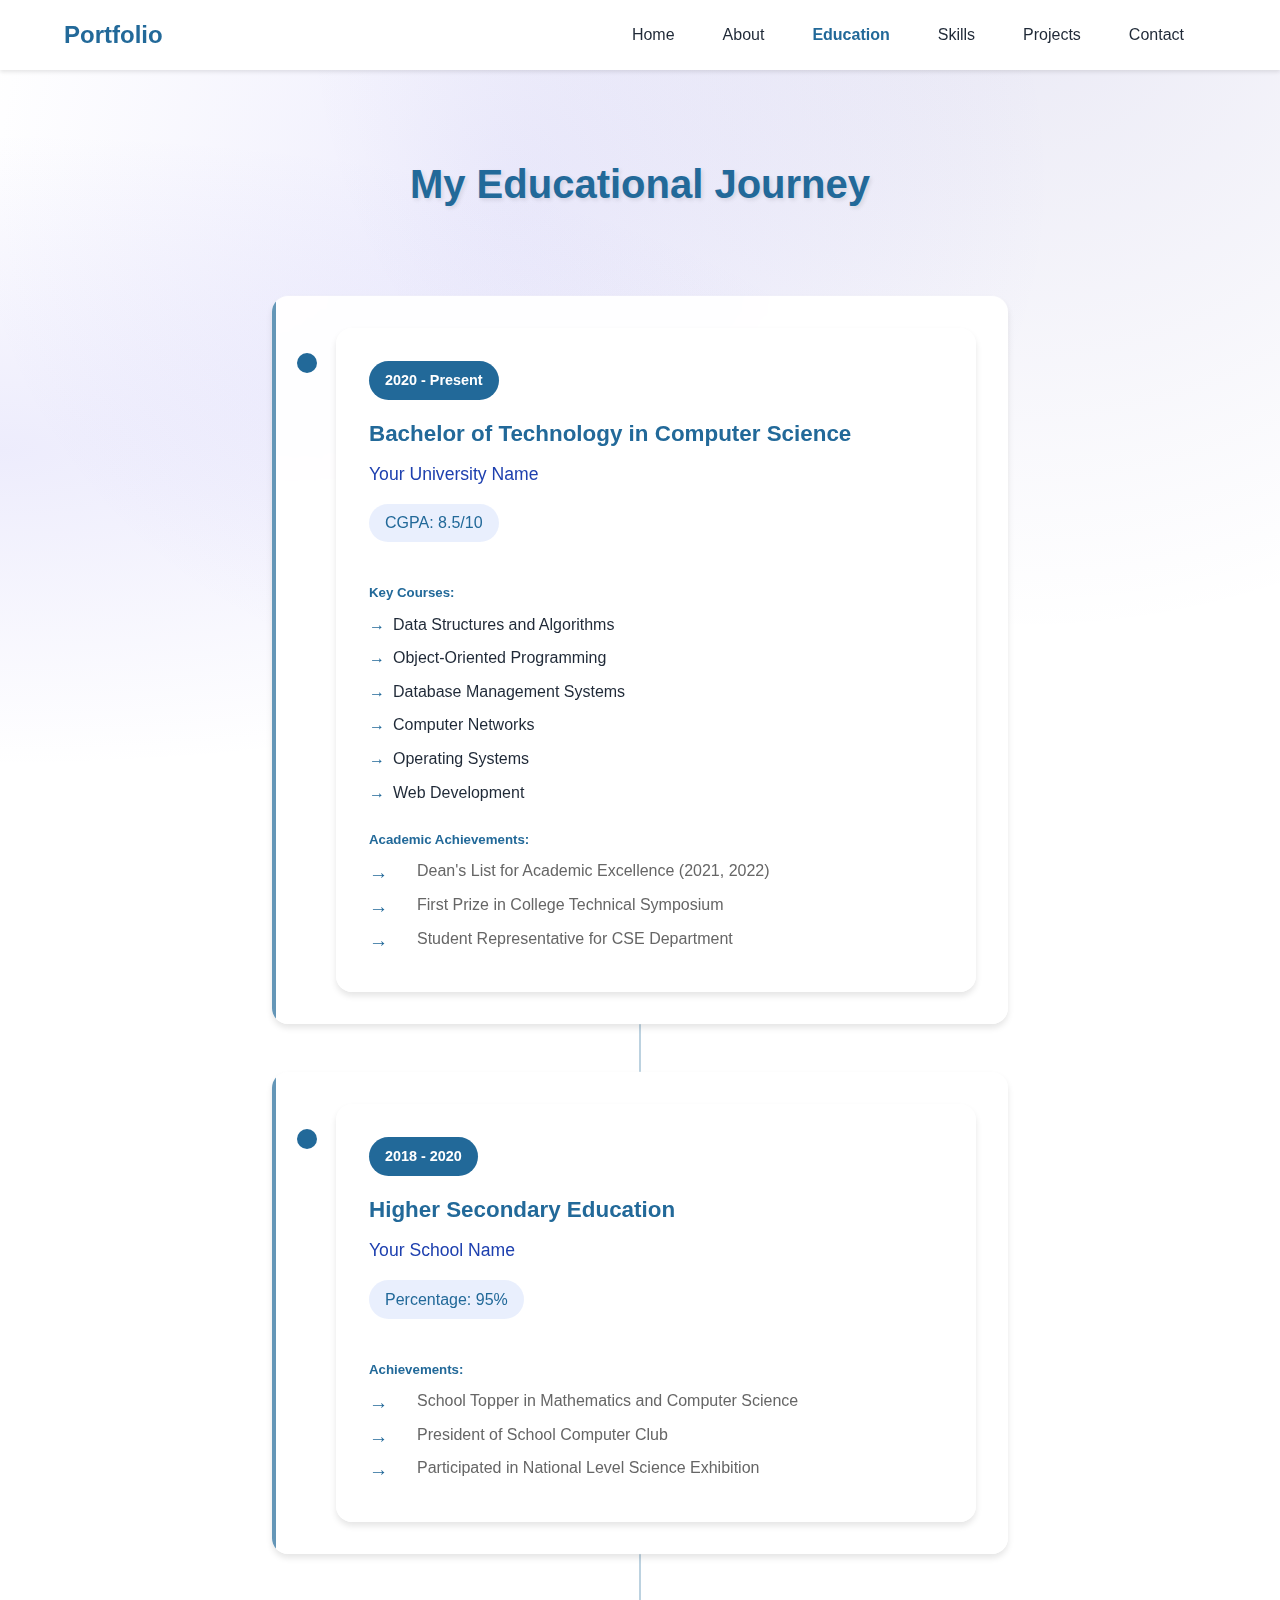
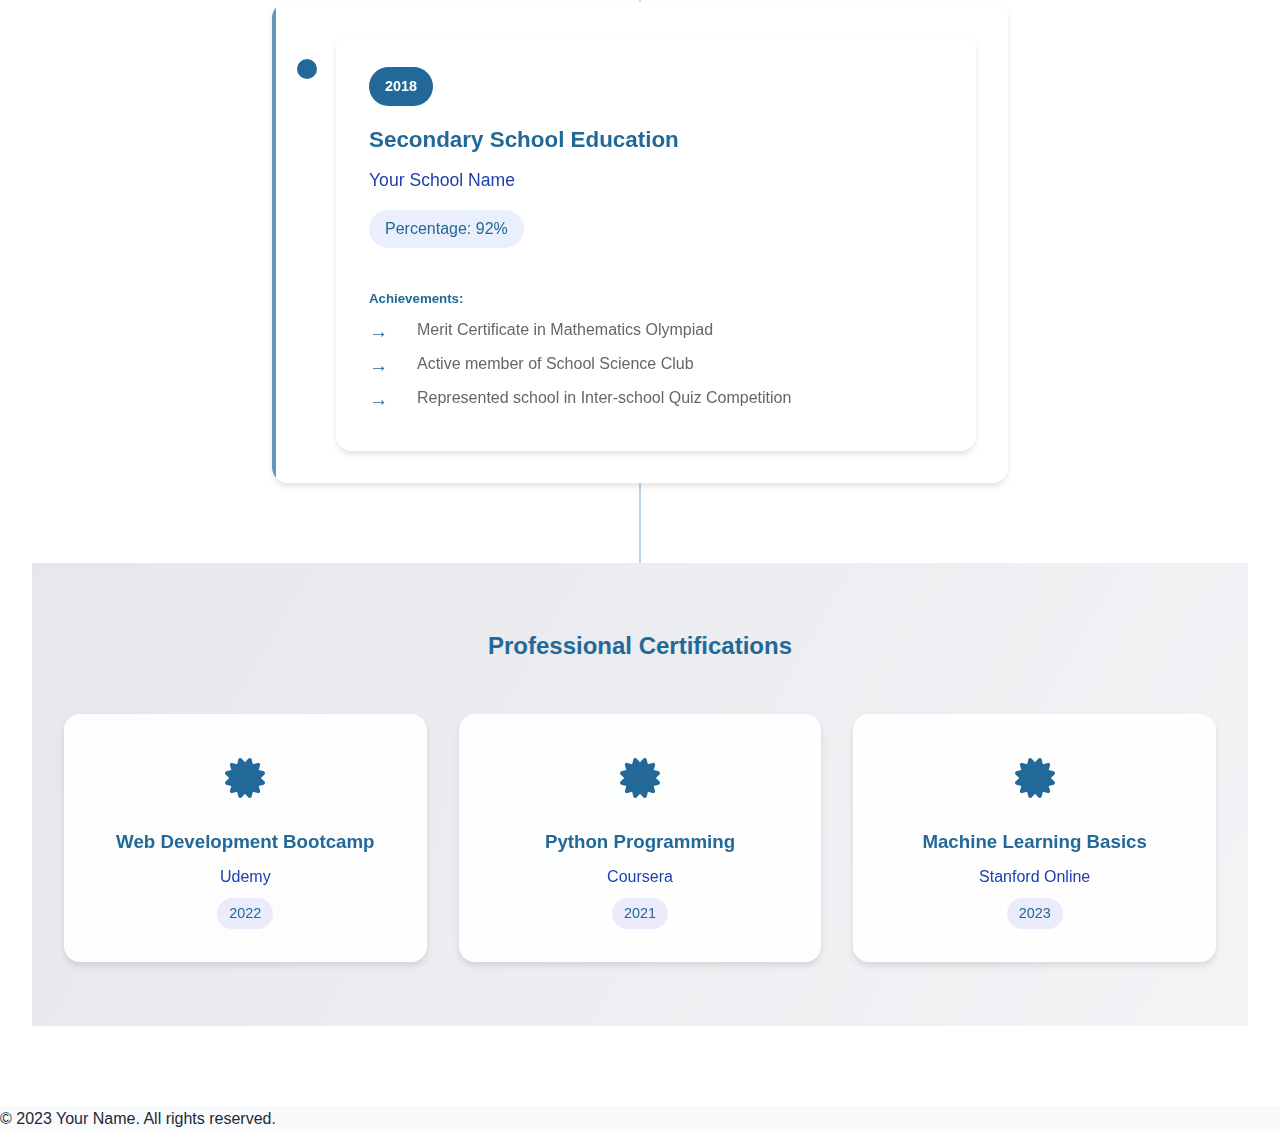
<file: education.html>
<!DOCTYPE html>
<html lang="en">
<head>
    <meta charset="UTF-8">
    <meta name="viewport" content="width=device-width, initial-scale=1.0">
    <title>Education - Portfolio</title>
    <link rel="stylesheet" href="style.css">
    <link rel="stylesheet" href="https://cdnjs.cloudflare.com/ajax/libs/font-awesome/6.4.0/css/all.min.css">
</head>
<body>
    <!-- Header Section -->
    <header>
        <nav>
            <div class="logo">Portfolio</div>
            <ul class="nav-links">
                <li><a href="index.html#home">Home</a></li>
                <li><a href="index.html#about">About</a></li>
                <li><a href="#" class="active">Education</a></li>
                <li><a href="index.html#skills">Skills</a></li>
                <li><a href="index.html#projects">Projects</a></li>
                <li><a href="index.html#contact">Contact</a></li>
            </ul>
            <div class="burger">
                <div class="line1"></div>
                <div class="line2"></div>
                <div class="line3"></div>
            </div>
        </nav>
    </header>

    <!-- Education Section -->
    <section class="education-page">
        <h1>My Educational Journey</h1>
        
        <!-- Current Education -->
        <div class="education-timeline">
            <div class="timeline-item">
                <div class="timeline-content">
                    <div class="timeline-date">2020 - Present</div>
                    <h3>Bachelor of Technology in Computer Science</h3>
                    <h4>Your University Name</h4>
                    <p class="gpa">CGPA: 8.5/10</p>
                    <div class="course-highlights">
                        <h5>Key Courses:</h5>
                        <ul>
                            <li>Data Structures and Algorithms</li>
                            <li>Object-Oriented Programming</li>
                            <li>Database Management Systems</li>
                            <li>Computer Networks</li>
                            <li>Operating Systems</li>
                            <li>Web Development</li>
                        </ul>
                    </div>
                    <div class="achievements">
                        <h5>Academic Achievements:</h5>
                        <ul>
                            <li>Dean's List for Academic Excellence (2021, 2022)</li>
                            <li>First Prize in College Technical Symposium</li>
                            <li>Student Representative for CSE Department</li>
                        </ul>
                    </div>
                </div>
            </div>

            <!-- High School -->
            <div class="timeline-item">
                <div class="timeline-content">
                    <div class="timeline-date">2018 - 2020</div>
                    <h3>Higher Secondary Education</h3>
                    <h4>Your School Name</h4>
                    <p class="gpa">Percentage: 95%</p>
                    <div class="achievements">
                        <h5>Achievements:</h5>
                        <ul>
                            <li>School Topper in Mathematics and Computer Science</li>
                            <li>President of School Computer Club</li>
                            <li>Participated in National Level Science Exhibition</li>
                        </ul>
                    </div>
                </div>
            </div>

            <!-- Secondary School -->
            <div class="timeline-item">
                <div class="timeline-content">
                    <div class="timeline-date">2018</div>
                    <h3>Secondary School Education</h3>
                    <h4>Your School Name</h4>
                    <p class="gpa">Percentage: 92%</p>
                    <div class="achievements">
                        <h5>Achievements:</h5>
                        <ul>
                            <li>Merit Certificate in Mathematics Olympiad</li>
                            <li>Active member of School Science Club</li>
                            <li>Represented school in Inter-school Quiz Competition</li>
                        </ul>
                    </div>
                </div>
            </div>
        </div>

        <!-- Certifications Section -->
        <div class="certifications">
            <h2>Professional Certifications</h2>
            <div class="cert-grid">
                <div class="cert-card">
                    <div class="cert-icon"><i class="fas fa-certificate"></i></div>
                    <h3>Web Development Bootcamp</h3>
                    <p>Udemy</p>
                    <span class="cert-date">2022</span>
                </div>
                <div class="cert-card">
                    <div class="cert-icon"><i class="fas fa-certificate"></i></div>
                    <h3>Python Programming</h3>
                    <p>Coursera</p>
                    <span class="cert-date">2021</span>
                </div>
                <div class="cert-card">
                    <div class="cert-icon"><i class="fas fa-certificate"></i></div>
                    <h3>Machine Learning Basics</h3>
                    <p>Stanford Online</p>
                    <span class="cert-date">2023</span>
                </div>
            </div>
        </div>
    </section>

    <!-- Footer -->
    <footer>
        <p>&copy; 2023 Your Name. All rights reserved.</p>
    </footer>

    <script src="script.js"></script>
</body>
</html>
</file>
<file: style.css>
/* Reset and Base Styles */
* {
    margin: 0;
    padding: 0;
    box-sizing: border-box;
}

:root {
    --primary-color: #226999;
    --secondary-color: #1e40af;
    --text-color: #1f2937;
    --bg-color: #ffffff;
    --accent-color: #f3f4f6;
    --gradient-1: linear-gradient(120deg, #2563eb 0%, #1e40af 100%);
    --gradient-2: linear-gradient(120deg, #e5e7eb 0%, #f3f4f6 100%);
}

html {
    scroll-behavior: smooth;
}

body {
    font-family: 'Inter', -apple-system, BlinkMacSystemFont, 'Segoe UI', Roboto, Oxygen, Ubuntu, Cantarell, sans-serif;
    line-height: 1.6;
    color: var(--text-color);
    background: #f8fafc;
    background-image: 
        radial-gradient(at 40% 20%, rgba(37, 99, 235, 0.1) 0px, transparent 50%),
        radial-gradient(at 80% 0%, rgba(30, 64, 175, 0.1) 0px, transparent 50%),
        radial-gradient(at 0% 50%, rgba(37, 99, 235, 0.1) 0px, transparent 50%);
    background-attachment: fixed;
}

/* Navigation */
nav {
    display: flex;
    justify-content: space-between;
    align-items: center;
    padding: 1rem 5%;
    background-color: var(--bg-color);
    position: fixed;
    width: 100%;
    top: 0;
    z-index: 1000;
    box-shadow: 0 2px 4px rgba(0,0,0,0.1);
}

.logo {
    font-size: 1.5rem;
    font-weight: bold;
    color: var(--primary-color);
}

.nav-links {
    display: flex;
    list-style: none;
    gap: 3rem;
    margin-right: 2rem;
}

.nav-links a {
    text-decoration: none;
    color: var(--text-color);
    font-weight: 500;
    font-size: 1rem;
    transition: color 0.3s ease;
    position: relative;
}

.nav-links a::after {
    content: '';
    position: absolute;
    bottom: -4px;
    left: 0;
    width: 0;
    height: 2px;
    background: var(--primary-color);
    transition: width 0.3s ease;
}

.nav-links a:hover::after {
    width: 100%;
}

.nav-links a:hover {
    color: var(--primary-color);
}

.nav-links a.active {
    color: var(--primary-color);
    font-weight: 600;
}

/* Hero Section */
.hero {
    height: 100vh;
    display: flex;
    align-items: center;
    justify-content: center;
    text-align: center;
    padding: 0 1rem;
    position: relative;
    overflow: hidden;
    background: linear-gradient(rgba(12, 11, 11, 0.5), rgba(27, 3, 3, 0.5)), 
                url('https://images.unsplash.com/photo-1499951360447-b19be8fe80f5?auto=format&fit=crop&w=1920&q=80');
    background-size: cover;
    background-position: center;
    background-attachment: fixed;
}

.hero::before {
    content: '';
    position: absolute;
    top: 0;
    left: 0;
    right: 0;
    bottom: 0;
    background: radial-gradient(circle at center, rgba(37, 99, 235, 0.08) 0%, transparent 70%);
    z-index: 1;
}

.hero::after {
    content: '';
    position: absolute;
    top: 0;
    left: 0;
    right: 0;
    bottom: 0;
    background: linear-gradient(135deg, rgba(0,0,0,0.4) 0%, transparent 50%, rgba(0,0,0,0.4) 100%);
    pointer-events: none;
    z-index: 1;
}

.hero-content {
    position: relative;
    z-index: 2;
    max-width: 800px;
    margin: 0 auto;
    padding: 3.5rem;
    background: rgba(0, 0, 0, 0.3);
    backdrop-filter: blur(5px);
    border-radius: 2rem;
    border: 1px solid rgba(255, 255, 255, 0.15);
    box-shadow: 0 8px 32px rgba(0, 0, 0, 0.2);
    animation: fadeIn 1s ease-out;
}

.typing-text {
    overflow: hidden;
    white-space: nowrap;
    animation: typing 3.5s steps(30, end);
    margin: 0 auto;
    max-width: fit-content;
    font-size: 4rem;
    font-weight: 700;
    color: rgb(183, 177, 196);
    margin-bottom: 1.5rem;
}

.cursor {
    display: inline-block;
    margin-left: 5px;
    font-weight: 100;
    color: #fff;
}

.subtitle {
    font-size: 1.0rem;
    line-height: 1.6;
    color: rgba(255, 255, 255, 0.95);
    margin-bottom: 2rem;
    font-family: 'Inter', sans-serif;
    font-weight: 400;
    max-width: 600px;
    margin-left: auto;
    margin-right: auto;
    text-shadow: 1px 1px 4px rgba(0, 0, 0, 0.4);
}

.cta-buttons {
    display: flex;
    flex-direction: column;
    align-items: center;
    gap: 2rem;
}

.btn.primary {
    background: rgba(255, 255, 255, 0.95);
    color: #000000;
    padding: 0.8rem 2rem;
    border-radius: 50px;
    font-size: 1rem;
    font-weight: 600;
    text-transform: uppercase;
    letter-spacing: 1px;
    transition: all 0.3s ease;
    border: 2px solid transparent;
    box-shadow: 0 4px 15px rgba(0, 0, 0, 0.3);
}

.btn.primary:hover {
    background: transparent;
    color: #ffffff;
    border-color: #ffffff;
    transform: translateY(-3px);
    box-shadow: 0 6px 20px rgba(0, 0, 0, 0.4);
}

.social-links {
    display: flex;
    gap: 1.5rem;
    margin-top: 1.5rem;
}

.social-btn {
    color: #ffffff;
    font-size: 1.3rem;
    width: 3rem;
    height: 3rem;
    border-radius: 50%;
    display: flex;
    align-items: center;
    justify-content: center;
    background: rgba(255, 255, 255, 0.15);
    backdrop-filter: blur(5px);
    transition: all 0.3s ease;
    border: 2px solid rgba(255, 255, 255, 0.2);
    box-shadow: 0 4px 15px rgba(0, 0, 0, 0.2);
}

.social-btn:hover {
    background: rgba(255, 255, 255, 0.25);
    border-color: rgba(255, 255, 255, 0.4);
    transform: translateY(-3px);
    box-shadow: 0 6px 20px rgba(0, 0, 0, 0.3);
}

@keyframes typing {
    from { width: 0 }
    to { width: 100% }
}

@keyframes fadeIn {
    from {
        opacity: 0;
        transform: translateY(20px);
    }
    to {
        opacity: 1;
        transform: translateY(0);
    }
}

@media (max-width: 768px) {
    .hero-content {
        padding: 2rem;
        margin: 1rem;
    }

    .typing-text {
        font-size: 2rem;
        margin-bottom: 1rem;
        min-height: 2.5rem;
    }

    .subtitle {
        font-size: 0.95rem;
        margin-bottom: 1.5rem;
        padding: 0 0.5rem;
    }

    .btn.primary {
        padding: 0.7rem 1.8rem;
        font-size: 0.9rem;
    }

    .social-btn {
        width: 2.8rem;
        height: 2.8rem;
        font-size: 1.1rem;
    }
}

/* Ensure smooth animation on mobile */
@media (max-width: 768px) {
    .typing-text {
        font-size: 2.2rem;
        min-height: 2.8rem;
    }
    
    .cursor {
        margin-left: 3px;
    }
}

/* Buttons */
.btn {
    display: inline-block;
    padding: 1rem 2rem;
    border-radius: 2rem;
    text-decoration: none;
    font-weight: 600;
    transition: all 0.3s cubic-bezier(0.4, 0, 0.2, 1);
    margin: 0.75rem;
    text-transform: uppercase;
    letter-spacing: 1.5px;
    font-size: 0.9rem;
    position: relative;
    overflow: hidden;
}

.primary {
    background: linear-gradient(135deg, #2563eb, #60a5fa);
    color: white;
    box-shadow: 
        0 4px 12px rgba(37, 99, 235, 0.3),
        0 0 0 1px rgba(255, 255, 255, 0.1) inset;
}

.primary:hover {
    transform: translateY(-2px);
    box-shadow: 
        0 6px 16px rgba(37, 99, 235, 0.4),
        0 0 0 1px rgba(255, 255, 255, 0.2) inset;
}

.secondary {
    background: transparent;
    border: 2px solid rgba(255, 255, 255, 0.8);
    color: white;
}

.secondary:hover {
    background: rgba(255, 255, 255, 0.1);
    border-color: white;
    transform: translateY(-2px);
    box-shadow: 0 6px 16px rgba(0, 0, 0, 0.2);
}

.btn::after {
    content: '';
    position: absolute;
    top: 50%;
    left: 50%;
    width: 120%;
    height: 120%;
    background: radial-gradient(circle, rgba(255, 255, 255, 0.2), transparent 70%);
    transform: translate(-50%, -50%) scale(0);
    opacity: 0;
    transition: transform 0.5s ease, opacity 0.3s ease;
}

.btn:hover::after {
    transform: translate(-50%, -50%) scale(1);
    opacity: 1;
}

/* Sections */
section {
    padding: 5rem 2rem;
}

section:not(.hero) {
    margin-top: 2rem;
}

section::before {
    content: '';
    position: absolute;
    top: 0;
    left: 0;
    right: 0;
    bottom: 0;
    background: radial-gradient(circle at var(--mouse-x, 50%) var(--mouse-y, 50%), 
                rgba(37, 99, 235, 0.1) 0%, transparent 50%);
    opacity: 0;
    transition: opacity 0.3s ease;
    pointer-events: none;
}

section:hover::before {
    opacity: 1;
}

/* Skills Section */
.skills {
    padding: 5rem 5%;
    background: linear-gradient(rgba(255, 255, 255, 0.97), rgba(255, 255, 255, 0.97)),
                url('https://images.unsplash.com/photo-1517694712202-14dd9538aa97?auto=format&fit=crop&w=1920&q=80');
    background-size: cover;
    background-position: center;
    background-attachment: fixed;
    position: relative;
}

.skills::before {
    content: '';
    position: absolute;
    top: 0;
    left: 0;
    right: 0;
    bottom: 0;
    background: 
        radial-gradient(circle at 20% 20%, rgba(37, 99, 235, 0.05) 0%, transparent 50%),
        radial-gradient(circle at 80% 80%, rgba(96, 165, 250, 0.05) 0%, transparent 50%);
    pointer-events: none;
}

.skills h2 {
    text-align: center;
    margin-bottom: 3rem;
    position: relative;
    color: var(--text-color);
    font-size: 2.5rem;
}

.skills h2::after {
    content: '';
    position: absolute;
    bottom: -10px;
    left: 50%;
    transform: translateX(-50%);
    width: 60px;
    height: 3px;
    background: var(--primary-color);
    border-radius: 2px;
}

.skills-grid {
    display: grid;
    grid-template-columns: repeat(auto-fit, minmax(300px, 1fr));
    gap: 2rem;
    max-width: 1200px;
    margin: 0 auto;
    position: relative;
    z-index: 1;
}

.skill-category {
    background: rgba(255, 255, 255, 0.9);
    border-radius: 1rem;
    padding: 2rem;
    box-shadow: 
        0 4px 6px rgba(0, 0, 0, 0.1),
        0 0 0 1px rgba(255, 255, 255, 0.2);
    backdrop-filter: blur(10px);
    transition: all 0.3s ease;
    position: relative;
    overflow: hidden;
}

.skill-category::before {
    content: '';
    position: absolute;
    top: 0;
    left: 0;
    width: 4px;
    height: 100%;
    background: var(--primary-color);
    opacity: 0.7;
}

.skill-category:hover {
    transform: translateY(-5px);
    box-shadow: 
        0 8px 15px rgba(37, 99, 235, 0.15),
        0 0 0 1px rgba(255, 255, 255, 0.3);
}

.skill-category h3 {
    color: var(--primary-color);
    font-size: 1.4rem;
    margin-bottom: 1.5rem;
    position: relative;
    padding-left: 1rem;
    display: flex;
    align-items: center;
    gap: 0.8rem;
}

.skill-category h3 i {
    font-size: 1.6rem;
    opacity: 0.9;
    color: var(--primary-color);
}

.skill-category li {
    position: relative;
    padding: 0.8rem 0 0.8rem 2.5rem;
    color: var(--text-color);
    font-size: 1.1rem;
    transition: all 0.3s ease;
    display: flex;
    align-items: center;
    gap: 1rem;
}

.skill-category li i {
    position: absolute;
    left: 0;
    font-size: 1.3rem;
    color: var(--primary-color);
    opacity: 0.8;
    transition: all 0.3s ease;
    width: 1.5rem;
    height: 1.5rem;
    display: flex;
    align-items: center;
    justify-content: center;
}

.skill-category li:hover i {
    transform: scale(1.2);
    opacity: 1;
}

.skill-category li::before {
    content: '';
    position: absolute;
    left: 2rem;
    top: 50%;
    width: 0;
    height: 2px;
    background: var(--primary-color);
    transform: translateY(-50%);
    opacity: 0;
    transition: all 0.3s ease;
}

.skill-category li:hover::before {
    width: 1rem;
    opacity: 0.5;
}

.skill-category li:hover {
    transform: translateX(10px);
    color: var(--primary-color);
    padding-left: 3.5rem;
}

.skill-category li i.fa-python { color: #3776AB; }
.skill-category li i.fa-java { color: #007396; }
.skill-category li i.fa-js { color: #F7DF1E; }
.skill-category li i.fa-html5 { color: #E34F26; }
.skill-category li i.fa-css3-alt { color: #1572B6; }
.skill-category li i.fa-react { color: #61DAFB; }
.skill-category li i.fa-node-js { color: #339933; }
.skill-category li i.fa-git-alt { color: #F05032; }
.skill-category li i.fa-database { color: #4479A1; }
.skill-category li i.fa-server { color: #47A248; }

@keyframes skillIconPulse {
    0% { transform: scale(1); }
    50% { transform: scale(1.1); }
    100% { transform: scale(1); }
}

.skill-category li i {
    animation: skillIconPulse 2s ease-in-out infinite;
    animation-play-state: paused;
}

.skill-category li:hover i {
    animation-play-state: running;
}

@media (max-width: 768px) {
    .skill-category li {
        padding-left: 3rem;
    }
    
    .skill-category li:hover {
        padding-left: 4rem;
    }
    
    .skill-category h3 {
        font-size: 1.2rem;
    }
    
    .skill-category h3 i {
        font-size: 1.4rem;
    }
}

/* Projects Section */
.projects-grid {
    display: grid;
    grid-template-columns: repeat(auto-fit, minmax(300px, 1fr));
    gap: 2rem;
}

.project-card {
    background: white;
    border-radius: 1rem;
    overflow: hidden;
    box-shadow: 0 4px 6px rgba(0, 0, 0, 0.1);
    transition: all 0.3s ease;
}

.project-card:hover {
    transform: translateY(-5px) scale(1.02);
    box-shadow: 0 12px 24px rgba(37, 99, 235, 0.2);
}

.project-image {
    position: relative;
    overflow: hidden;
}

.project-image img {
    width: 100%;
    height: auto;
    transition: transform 0.5s ease;
}

.project-card:hover .project-image img {
    transform: scale(1.1);
}

.project-content {
    padding: 1.5rem;
}

.project-title {
    font-size: 1.25rem;
    font-weight: 600;
    margin-bottom: 0.5rem;
    background: linear-gradient(90deg, var(--primary-color), var(--secondary-color));
    -webkit-background-clip: text;
    -webkit-text-fill-color: transparent;
}

/* About Section */
.about {
    padding: 6rem 5% 3rem;
    background-color: var(--bg-color);
}

.about-container {
    max-width: 1200px;
    margin: 0 auto;
}

.about-content {
    display: flex;
    align-items: center;
    gap: 4rem;
}

.about-image {
    flex: 0 0 300px;
}

.about-image img {
    width: 100%;
    height: auto;
    border-radius: 1rem;
    box-shadow: 0 4px 6px rgba(0, 0, 0, 0.1);
}

.about-text {
    flex: 1;
}

.about-text h3 {
    font-size: 1.5rem;
    color: var(--primary-color);
    margin-bottom: 1rem;
}

.about-text h2 {
    font-size: 2rem;
    margin-bottom: 1.5rem;
}

.about-description {
    font-size: 1.1rem;
    line-height: 1.8;
    color: #666666;
}

/* Media Queries for About Section */
@media screen and (max-width: 992px) {
    .about {
        padding: 5rem 4% 2rem;
    }
    
    .about-content {
        gap: 3rem;
    }
    
    .about-image {
        flex: 0 0 250px;
    }
}

@media screen and (max-width: 768px) {
    .about-content {
        flex-direction: column;
        text-align: center;
        gap: 2rem;
    }
    
    .about-image {
        flex: 0 0 auto;
        width: 80%;
        max-width: 300px;
        margin: 0 auto;
    }
    
    .about-text h2 {
        font-size: 1.75rem;
    }
    
    .about-description {
        font-size: 1rem;
        text-align: left;
    }
}

@media screen and (max-width: 480px) {
    .about {
        padding: 4rem 3% 2rem;
    }
    
    .about-image {
        width: 100%;
    }
    
    .about-text h3 {
        font-size: 1.25rem;
    }
    
    .about-text h2 {
        font-size: 1.5rem;
    }
}

/* Contact Section */
.contact {
    padding: 6rem 0;
    background: #ffffff;
}

.contact-content {
    display: grid;
    grid-template-columns: 1fr 1fr;
    gap: 4rem;
    margin-top: 3rem;
}

.contact-info h3 {
    font-size: 2rem;
    color: #2563eb;
    margin-bottom: 1.5rem;
    font-weight: 600;
}

.contact-description {
    font-size: 1.1rem;
    line-height: 1.8;
    color: #4a5568;
    margin-bottom: 2.5rem;
}

.contact-details {
    display: grid;
    gap: 1.5rem;
    margin-bottom: 2.5rem;
}

.contact-item {
    display: flex;
    align-items: flex-start;
    gap: 1rem;
}

.contact-item i {
    font-size: 1.5rem;
    color: #2563eb;
    margin-top: 0.2rem;
}

.contact-text h4 {
    font-size: 1.1rem;
    color: #1a1a1a;
    margin-bottom: 0.3rem;
    font-weight: 600;
}

.contact-text p,
.contact-text a {
    color: #4a5568;
    font-size: 1rem;
    text-decoration: none;
    transition: color 0.3s ease;
}

.contact-text a:hover {
    color: #2563eb;
}

.contact-social {
    margin-top: 2rem;
}

.contact-social h4 {
    font-size: 1.2rem;
    color: #1a1a1a;
    margin-bottom: 1rem;
    font-weight: 600;
}

.social-icons {
    display: flex;
    gap: 1rem;
}

.social-icon {
    width: 40px;
    height: 40px;
    border-radius: 50%;
    background: rgba(37, 99, 235, 0.1);
    color: #2563eb;
    display: flex;
    align-items: center;
    justify-content: center;
    font-size: 1.2rem;
    transition: all 0.3s ease;
    text-decoration: none;
}

.social-icon:hover {
    background: #2563eb;
    color: white;
    transform: translateY(-3px);
}

.contact-form {
    background: #f8f9fa;
    padding: 2.5rem;
    border-radius: 20px;
    box-shadow: 0 10px 30px rgba(0, 0, 0, 0.05);
}

.form-group {
    margin-bottom: 1.5rem;
}

.form-group label {
    display: block;
    font-size: 0.9rem;
    color: #4a5568;
    margin-bottom: 0.5rem;
    font-weight: 500;
}

.form-group input,
.form-group textarea {
    width: 100%;
    padding: 0.8rem 1rem;
    border: 1px solid #e2e8f0;
    border-radius: 8px;
    background: white;
    font-size: 1rem;
    color: #1a1a1a;
    transition: all 0.3s ease;
}

.form-group input:focus,
.form-group textarea:focus {
    outline: none;
    border-color: #2563eb;
    box-shadow: 0 0 0 3px rgba(37, 99, 235, 0.1);
}

.form-group textarea {
    resize: vertical;
    min-height: 120px;
}

.contact-form .btn {
    width: 100%;
    padding: 1rem;
    font-size: 1rem;
    font-weight: 600;
    background: #2563eb;
    color: white;
    border: none;
    border-radius: 8px;
    cursor: pointer;
    transition: all 0.3s ease;
}

.contact-form .btn:hover {
    background: #1d4ed8;
    transform: translateY(-2px);
}

@media (max-width: 968px) {
    .contact-content {
        grid-template-columns: 1fr;
        gap: 3rem;
    }

    .contact-info {
        text-align: center;
    }

    .contact-item {
        justify-content: center;
    }

    .social-icons {
        justify-content: center;
    }
}

@media (max-width: 768px) {
    .contact {
        padding: 4rem 0;
    }

    .contact-info h3 {
        font-size: 1.8rem;
    }

    .contact-description {
        font-size: 1rem;
    }

    .contact-form {
        padding: 2rem;
    }
}

/* Experience Section */
.experience {
    padding: 5rem 5%;
    background-color: var(--bg-color);
}

.experience-grid {
    display: grid;
    grid-template-columns: repeat(auto-fit, minmax(300px, 1fr));
    gap: 2rem;
    margin-top: 3rem;
}

.experience-card {
    background: var(--bg-color);
    padding: 2rem;
    border-radius: 1rem;
    box-shadow: 0 4px 6px rgba(0, 0, 0, 0.1);
    transition: transform 0.3s ease;
}

.experience-card:hover {
    transform: translateY(-5px);
}

.experience-header {
    margin-bottom: 1.5rem;
}

.experience-header h3 {
    color: var(--primary-color);
    font-size: 1.3rem;
    margin-bottom: 0.5rem;
}

.company {
    font-weight: 500;
    display: block;
    margin-bottom: 0.3rem;
}

.duration {
    color: #666;
    font-size: 0.9rem;
}

.experience-content ul {
    list-style-position: inside;
    padding-left: 0;
}

.experience-content li {
    margin-bottom: 0.5rem;
    color: var(--text-color);
}

/* Education Section */
.education {
    position: relative;
    background: linear-gradient(rgba(255, 255, 255, 0.92), rgba(255, 255, 255, 0.92)),
                url('https://images.unsplash.com/photo-1456513080510-7bf3a84b82f8?ixlib=rb-4.0.3&ixid=M3wxMjA3fDB8MHxwaG90by1wYWdlfHx8fGVufDB8fHx8fA%3D%3D&auto=format&fit=crop&w=1973&q=80');
    background-size: cover;
    background-position: center;
    background-attachment: fixed;
    padding: 5rem 5%;
}

.education::before {
    content: '';
    position: absolute;
    top: 0;
    left: 0;
    right: 0;
    bottom: 0;
    background: 
        radial-gradient(circle at 30% 20%, rgba(37, 99, 235, 0.08) 0%, transparent 50%),
        radial-gradient(circle at 70% 80%, rgba(96, 165, 250, 0.08) 0%, transparent 50%);
    pointer-events: none;
}

.education h2 {
    position: relative;
    text-align: center;
    margin-bottom: 3rem;
    color: var(--text-color);
    font-size: 2.5rem;
}

.education h2::after {
    content: '';
    position: absolute;
    bottom: -10px;
    left: 50%;
    transform: translateX(-50%);
    width: 60px;
    height: 3px;
    background: var(--primary-color);
    border-radius: 2px;
}

.timeline-item {
    background: rgba(255, 255, 255, 0.95);
    border-radius: 1rem;
    padding: 2rem;
    margin-bottom: 2rem;
    box-shadow: 
        0 4px 6px rgba(0, 0, 0, 0.1),
        0 0 0 1px rgba(255, 255, 255, 0.2);
    backdrop-filter: blur(10px);
    transition: all 0.3s ease;
    position: relative;
    overflow: hidden;
}

.timeline-item::before {
    content: '';
    position: absolute;
    top: 0;
    left: 0;
    width: 4px;
    height: 100%;
    background: var(--primary-color);
    opacity: 0.7;
}

.timeline-item:hover {
    transform: translateY(-5px);
    box-shadow: 
        0 8px 15px rgba(37, 99, 235, 0.15),
        0 0 0 1px rgba(255, 255, 255, 0.3);
}

.timeline-date {
    color: var(--primary-color);
    font-weight: 600;
    margin-bottom: 0.5rem;
    font-size: 1.1rem;
}

.timeline-content h3 {
    color: var(--text-color);
    margin-bottom: 0.5rem;
    font-size: 1.4rem;
}

.timeline-content h4 {
    color: #555;
    font-size: 1.1rem;
    margin-bottom: 1rem;
}

.timeline-content .gpa {
    display: inline-block;
    background: rgba(37, 99, 235, 0.1);
    color: var(--primary-color);
    padding: 0.4rem 1rem;
    border-radius: 20px;
    font-size: 1rem;
    font-weight: 500;
    margin-bottom: 1rem;
}

.timeline-content .gpa:hover {
    background: rgba(37, 99, 235, 0.15);
    transform: translateY(-2px);
    transition: all 0.3s ease;
}

.achievements h5 {
    color: var(--text-color);
    margin-bottom: 0.5rem;
}

.achievements ul {
    list-style-type: none;
    padding-left: 0;
}

.achievements li {
    position: relative;
    padding-left: 1.5rem;
    margin-bottom: 0.5rem;
    color: #666;
}

.achievements li::before {
    content: '•';
    color: var(--primary-color);
    position: absolute;
    left: 0;
    font-size: 1.2rem;
}

.education-title {
    font-size: 1.3rem;
    font-weight: 600;
    color: #ffffff;
    margin-bottom: 0.5rem;
    display: block;
}

.education-school {
    font-size: 1.1rem;
    color: rgba(255, 255, 255, 0.9);
    margin-bottom: 0.3rem;
}

.education-year {
    font-size: 1rem;
    color: rgba(255, 255, 255, 0.7);
    margin-bottom: 0.3rem;
}

.education-grade {
    font-size: 1rem;
    color: #2563eb;
    font-weight: 500;
}

@media (max-width: 768px) {
    .education-title {
        font-size: 1.2rem;
    }

    .education-school {
        font-size: 1rem;
    }

    .education-year,
    .education-grade {
        font-size: 0.9rem;
    }
}

/* Footer */
.footer {
    background-color: var(--text-color);
    color: var(--bg-color);
    padding: 2rem 5%;
}

.footer-content {
    display: flex;
    flex-direction: column;
    align-items: center;
    gap: 1.5rem;
}

.footer-social {
    display: flex;
    gap: 1.5rem;
}

.footer-social a {
    color: var(--bg-color);
    font-size: 1.5rem;
    transition: color 0.3s ease;
}

.footer-social a:hover {
    color: var(--primary-color);
}

.footer-text {
    text-align: center;
}

/* Responsive Design */
@media (max-width: 768px) {
    .contact-container {
        grid-template-columns: 1fr;
    }

    .experience-grid {
        grid-template-columns: 1fr;
    }
}

/* Education Page Styles */
.education-page {
    padding-top: 120px;
    background: var(--bg-color);
    min-height: 100vh;
    background-image: 
        radial-gradient(at 40% 20%, rgba(79, 70, 229, 0.1) 0px, transparent 50%),
        radial-gradient(at 80% 0%, rgba(55, 48, 163, 0.1) 0px, transparent 50%),
        radial-gradient(at 0% 50%, rgba(79, 70, 229, 0.1) 0px, transparent 50%);
    background-attachment: fixed;
}

.education-page h1 {
    text-align: center;
    color: var(--primary-color);
    font-size: 2.5rem;
    margin-bottom: 3rem;
    text-shadow: 2px 2px 4px rgba(0, 0, 0, 0.1);
}

.education-timeline {
    max-width: 800px;
    margin: 0 auto;
    padding: 2rem;
    position: relative;
}

.education-timeline::before {
    content: '';
    position: absolute;
    width: 2px;
    height: 100%;
    background: var(--primary-color);
    left: 50%;
    transform: translateX(-50%);
    opacity: 0.3;
}

.timeline-item {
    margin-bottom: 3rem;
    position: relative;
}

.timeline-content {
    background: rgba(255, 255, 255, 0.9);
    padding: 2rem;
    border-radius: 1rem;
    box-shadow: 0 4px 6px rgba(0, 0, 0, 0.1);
    backdrop-filter: blur(10px);
    border: 1px solid rgba(255, 255, 255, 0.2);
    position: relative;
    margin-left: 2rem;
    transition: transform 0.3s ease;
}

.timeline-content:hover {
    transform: translateY(-5px);
}

.timeline-content::before {
    content: '';
    position: absolute;
    width: 20px;
    height: 20px;
    background: var(--primary-color);
    border-radius: 50%;
    left: -2.5rem;
    top: 1.5rem;
}

.timeline-date {
    display: inline-block;
    padding: 0.5rem 1rem;
    background: var(--primary-color);
    color: white;
    border-radius: 20px;
    font-size: 0.9rem;
    margin-bottom: 1rem;
}

.timeline-content h3 {
    color: var(--primary-color);
    margin-bottom: 0.5rem;
}

.timeline-content h4 {
    color: var(--secondary-color);
    margin-bottom: 1rem;
    font-weight: 500;
}

.gpa {
    display: inline-block;
    padding: 0.25rem 0.75rem;
    background: rgba(79, 70, 229, 0.1);
    color: var(--primary-color);
    border-radius: 20px;
    font-size: 0.9rem;
    margin-bottom: 1rem;
}

.course-highlights, .achievements {
    margin-top: 1.5rem;
}

.course-highlights h5, .achievements h5 {
    color: var(--primary-color);
    margin-bottom: 0.5rem;
}

.course-highlights ul, .achievements ul {
    list-style: none;
    padding-left: 1.5rem;
}

.course-highlights li, .achievements li {
    margin-bottom: 0.5rem;
    position: relative;
}

.course-highlights li::before, .achievements li::before {
    content: "→";
    color: var(--primary-color);
    position: absolute;
    left: -1.5rem;
}

/* Certifications Section */
.certifications {
    padding: 4rem 2rem;
    background: var(--gradient-2);
    position: relative;
}

.certifications h2 {
    text-align: center;
    color: var(--primary-color);
    margin-bottom: 3rem;
}

.cert-grid {
    display: grid;
    grid-template-columns: repeat(auto-fit, minmax(250px, 1fr));
    gap: 2rem;
    max-width: 1200px;
    margin: 0 auto;
}

.cert-card {
    background: rgba(255, 255, 255, 0.9);
    padding: 2rem;
    border-radius: 1rem;
    text-align: center;
    box-shadow: 0 4px 6px rgba(0, 0, 0, 0.1);
    backdrop-filter: blur(10px);
    border: 1px solid rgba(255, 255, 255, 0.2);
    transition: transform 0.3s ease;
}

.cert-card:hover {
    transform: translateY(-5px);
}

.cert-icon {
    font-size: 2.5rem;
    color: var(--primary-color);
    margin-bottom: 1rem;
}

.cert-card h3 {
    color: var(--primary-color);
    margin-bottom: 0.5rem;
}

.cert-card p {
    color: var(--secondary-color);
    margin-bottom: 0.5rem;
}

.cert-date {
    display: inline-block;
    padding: 0.25rem 0.75rem;
    background: rgba(79, 70, 229, 0.1);
    color: var(--primary-color);
    border-radius: 20px;
    font-size: 0.9rem;
}

/* Scroll to Top Button */
.scroll-top {
    position: fixed;
    bottom: 2rem;
    right: 2rem;
    background: var(--primary-color);
    color: white;
    width: 3rem;
    height: 3rem;
    border-radius: 50%;
    display: flex;
    align-items: center;
    justify-content: center;
    cursor: pointer;
    opacity: 0;
    visibility: hidden;
    transition: all 0.3s ease;
    box-shadow: 0 4px 12px rgba(37, 99, 235, 0.3);
}

.scroll-top.visible {
    opacity: 1;
    visibility: visible;
}

.scroll-top:hover {
    transform: translateY(-3px);
    box-shadow: 0 6px 16px rgba(37, 99, 235, 0.4);
}

/* Mobile Navigation */
.burger {
    display: none;
    cursor: pointer;
}

.burger div {
    width: 25px;
    height: 3px;
    background-color: var(--text-color);
    margin: 5px;
    transition: all 0.3s ease;
}

@media (max-width: 768px) {
    .animated-name {
        font-size: 2.5rem;
        flex-wrap: wrap;
    }
    
    .hero-content {
        text-align: center;
    }
}

/* Wave Animation */
.wave {
    display: inline-block;
    animation: wave-animation 2.5s infinite;
    transform-origin: 70% 70%;
    font-weight: bold;
    color: #2563eb;
}

@keyframes wave-animation {
    0% { transform: rotate( 0.0deg) }
    10% { transform: rotate(14.0deg) }
    20% { transform: rotate(-8.0deg) }
    30% { transform: rotate(14.0deg) }
    40% { transform: rotate(-4.0deg) }
    50% { transform: rotate(10.0deg) }
    60% { transform: rotate( 0.0deg) }
    100% { transform: rotate( 0.0deg) }
}

@keyframes fadeInUp {
    from {
        opacity: 0;
        transform: translateY(20px);
    }
    to {
        opacity: 1;
        transform: translateY(0);
    }
}
</file>
